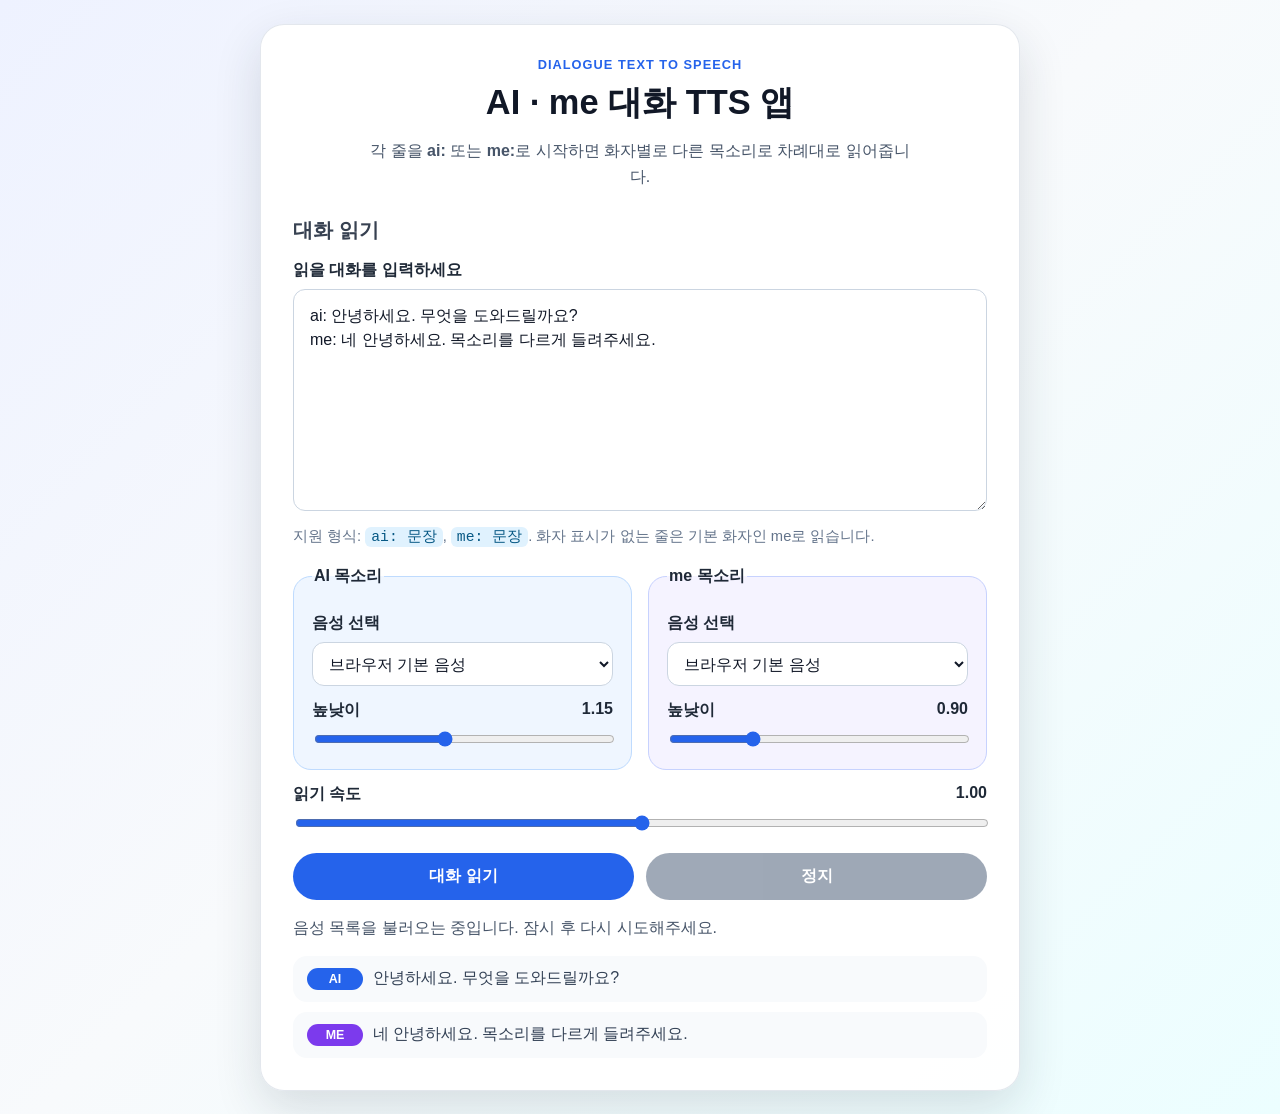
<file: index.html>
<!DOCTYPE html>
<html lang="ko">
<head>
  <meta charset="UTF-8">
  <meta name="viewport" content="width=device-width, initial-scale=1.0">
  <title>AI · me 대화 TTS 앱</title>
  <link rel="stylesheet" href="style.css">
</head>
<body>
  <main>
    <p class="eyebrow">Dialogue Text to Speech</p>
    <h1>AI · me 대화 TTS 앱</h1>
    <p class="intro">각 줄을 <strong>ai:</strong> 또는 <strong>me:</strong>로 시작하면 화자별로 다른 목소리로 차례대로 읽어줍니다.</p>

    <section aria-labelledby="tts-form-title">
      <h2 id="tts-form-title">대화 읽기</h2>

      <label for="textInput">읽을 대화를 입력하세요</label>
      <textarea id="textInput" name="text" rows="8" spellcheck="false">ai: 안녕하세요. 무엇을 도와드릴까요?
me: 네 안녕하세요. 목소리를 다르게 들려주세요.</textarea>
      <p class="hint">지원 형식: <code>ai: 문장</code>, <code>me: 문장</code>. 화자 표시가 없는 줄은 기본 화자인 me로 읽습니다.</p>

      <div class="speaker-grid" role="group" aria-label="화자별 음성 설정">
        <fieldset class="speaker-card speaker-card-ai">
          <legend>AI 목소리</legend>
          <label for="aiVoiceSelect">음성 선택</label>
          <select id="aiVoiceSelect" name="aiVoice"></select>
          <div class="range-row">
            <label for="aiPitchInput">높낮이 <span id="aiPitchValue">1.15</span></label>
            <input id="aiPitchInput" type="range" min="0.5" max="2" step="0.05" value="1.15">
          </div>
        </fieldset>

        <fieldset class="speaker-card speaker-card-me">
          <legend>me 목소리</legend>
          <label for="meVoiceSelect">음성 선택</label>
          <select id="meVoiceSelect" name="meVoice"></select>
          <div class="range-row">
            <label for="mePitchInput">높낮이 <span id="mePitchValue">0.9</span></label>
            <input id="mePitchInput" type="range" min="0.5" max="2" step="0.05" value="0.9">
          </div>
        </fieldset>
      </div>

      <div class="controls">
        <label for="rateInput">읽기 속도 <span id="rateValue">1.00</span></label>
        <input id="rateInput" type="range" min="0.6" max="1.4" step="0.05" value="1">
      </div>

      <div class="button-row">
        <button type="button" id="speakButton">대화 읽기</button>
        <button type="button" id="stopButton">정지</button>
      </div>

      <p id="message" role="status" aria-live="polite"></p>

      <ol id="dialoguePreview" class="dialogue-preview" aria-label="읽을 대화 미리보기"></ol>
    </section>
  </main>

  <script src="script.js"></script>
</body>
</html>
</file>
<file: style.css>
* {
  box-sizing: border-box;
}

body {
  min-height: 100vh;
  margin: 0;
  display: flex;
  align-items: center;
  justify-content: center;
  padding: 24px;
  background: linear-gradient(135deg, #eef2ff 0%, #f8fafc 48%, #ecfeff 100%);
  color: #1f2937;
  font-family: Arial, sans-serif;
}

main {
  width: 100%;
  max-width: 760px;
  padding: 32px;
  background: rgba(255, 255, 255, 0.94);
  border: 1px solid rgba(148, 163, 184, 0.26);
  border-radius: 24px;
  box-shadow: 0 18px 48px rgba(31, 41, 55, 0.14);
}

.eyebrow {
  margin: 0 0 8px;
  color: #2563eb;
  font-size: 0.8rem;
  font-weight: 800;
  letter-spacing: 0.08em;
  text-align: center;
  text-transform: uppercase;
}

h1 {
  margin: 0 0 12px;
  color: #111827;
  font-size: 2.15rem;
  text-align: center;
}

.intro {
  max-width: 560px;
  margin: 0 auto 28px;
  color: #475569;
  line-height: 1.6;
  text-align: center;
}

h2 {
  margin: 0 0 16px;
  color: #374151;
  font-size: 1.25rem;
}

label,
legend {
  display: block;
  margin-bottom: 8px;
  font-weight: 700;
}

textarea,
select {
  width: 100%;
  border: 1px solid #cbd5e1;
  border-radius: 12px;
  color: #111827;
  background: #ffffff;
  font: inherit;
}

textarea {
  min-height: 190px;
  padding: 14px 16px;
  line-height: 1.5;
  resize: vertical;
}

select {
  min-height: 44px;
  padding: 10px 12px;
}

textarea:focus,
select:focus,
input[type='range']:focus {
  border-color: #2563eb;
  outline: 3px solid rgba(37, 99, 235, 0.18);
}

.hint {
  margin: 10px 0 18px;
  color: #64748b;
  font-size: 0.92rem;
  line-height: 1.5;
}

code {
  padding: 2px 6px;
  border-radius: 6px;
  background: #e0f2fe;
  color: #075985;
  font-family: Consolas, Monaco, monospace;
}

.speaker-grid {
  display: grid;
  grid-template-columns: repeat(2, minmax(0, 1fr));
  gap: 16px;
  margin-top: 18px;
}

.speaker-card {
  min-width: 0;
  margin: 0;
  padding: 18px;
  border: 1px solid #dbeafe;
  border-radius: 18px;
  background: #f8fbff;
}

.speaker-card-ai {
  border-color: #bfdbfe;
  background: #eff6ff;
}

.speaker-card-me {
  border-color: #c7d2fe;
  background: #f5f3ff;
}

.range-row,
.controls {
  margin-top: 14px;
}

.range-row label,
.controls label {
  display: flex;
  justify-content: space-between;
  gap: 12px;
}

input[type='range'] {
  width: 100%;
  accent-color: #2563eb;
  cursor: pointer;
}

.button-row {
  display: flex;
  gap: 12px;
  margin-top: 18px;
}

button {
  flex: 1;
  padding: 13px 16px;
  border: 0;
  border-radius: 999px;
  color: #ffffff;
  font: inherit;
  font-weight: 700;
  cursor: pointer;
}

button:disabled {
  cursor: not-allowed;
  opacity: 0.62;
}

#speakButton {
  background: #2563eb;
}

#stopButton {
  background: #64748b;
}

button:not(:disabled):hover {
  filter: brightness(0.95);
}

button:focus {
  outline: 3px solid rgba(37, 99, 235, 0.3);
  outline-offset: 3px;
}

#message {
  min-height: 24px;
  margin: 16px 0 0;
  color: #475569;
  line-height: 1.5;
}

.dialogue-preview {
  display: grid;
  gap: 10px;
  margin: 16px 0 0;
  padding: 0;
  list-style: none;
}

.dialogue-preview li {
  display: grid;
  grid-template-columns: 56px 1fr;
  gap: 10px;
  align-items: start;
  padding: 12px 14px;
  border-radius: 14px;
  background: #f8fafc;
  color: #334155;
}

.dialogue-preview .speaker {
  padding: 4px 8px;
  border-radius: 999px;
  color: #ffffff;
  font-size: 0.78rem;
  font-weight: 800;
  text-align: center;
  text-transform: uppercase;
}

.dialogue-preview .speaker-ai {
  background: #2563eb;
}

.dialogue-preview .speaker-me {
  background: #7c3aed;
}

@media (max-width: 640px) {
  .speaker-grid {
    grid-template-columns: 1fr;
  }
}

@media (max-width: 480px) {
  body {
    padding: 16px;
  }

  main {
    padding: 24px 20px;
    border-radius: 18px;
  }

  h1 {
    font-size: 1.65rem;
  }

  .button-row {
    flex-direction: column;
  }

  .dialogue-preview li {
    grid-template-columns: 1fr;
  }

  .dialogue-preview .speaker {
    width: fit-content;
  }
}
</file>
